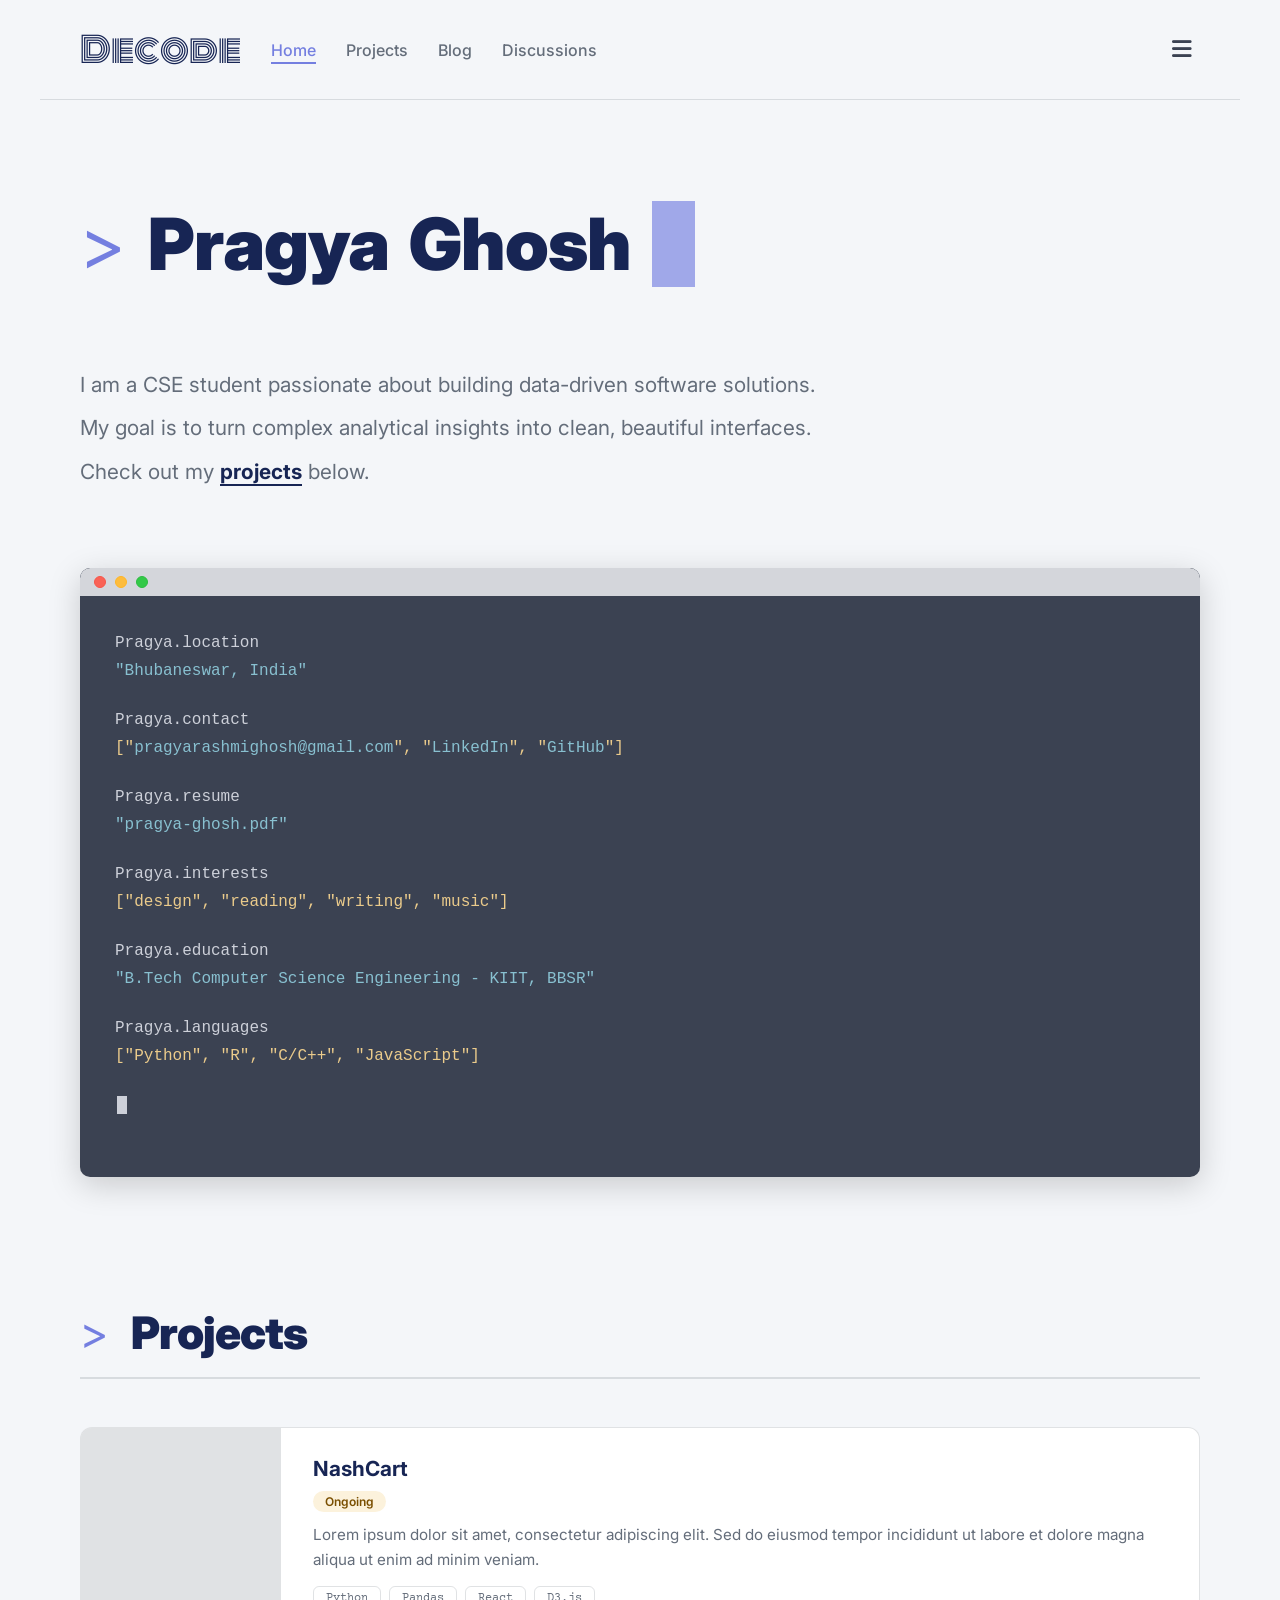
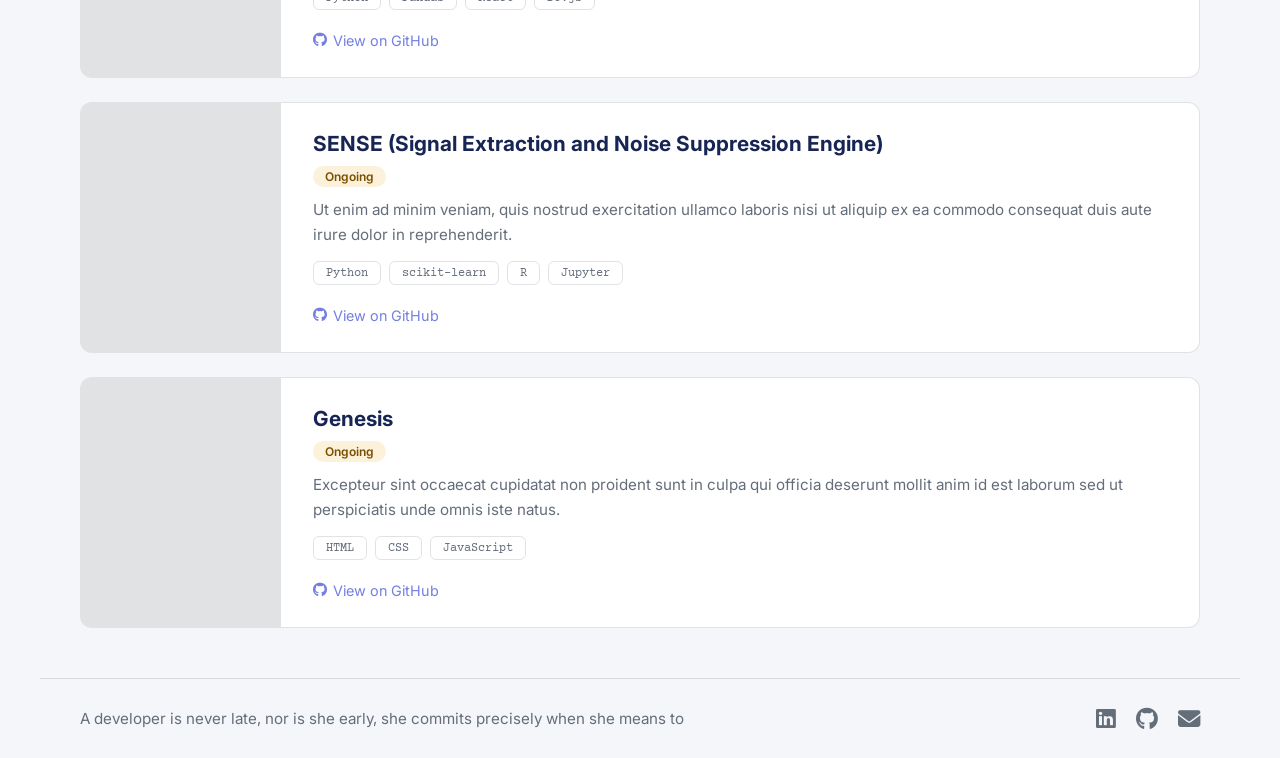
<file: developer.html>
<!DOCTYPE html>
<html lang="en">
<head>
    <meta charset="UTF-8">
    <meta name="viewport" content="width=device-width, initial-scale=1.0">
    <title>Decode - Developer</title>
    <link rel="stylesheet" href="https://cdnjs.cloudflare.com/ajax/libs/font-awesome/6.4.0/css/all.min.css">
    <link href="https://fonts.googleapis.com/css2?family=Raleway:wght@300;400&display=swap" rel="stylesheet">
    <link rel="stylesheet" href="css/global.css">
    <link rel="stylesheet" href="css/developer.css">
</head>
<body>

    <!-- NAVBAR -->
    <nav class="navbar">
        <a class="logo" href="index.html">Decode</a>
        <ul class="nav-links">
            <li><a href="#home">Home</a></li>
            <li><a href="#projects">Projects</a></li>
            <li><a href="#blog">Blog</a></li>
            <li><a href="#discussions">Discussions</a></li>
        </ul>
        <button class="menu-btn" id="menu-btn" title="Open Directory">
            <i class="fa-solid fa-bars"></i>
        </button>
    </nav>

    <!-- SIDEBAR OVERLAY -->
    <div class="sidebar-overlay" id="sidebar-overlay"></div>

    <!-- SIDEBAR -->
    <div class="sidebar" id="sidebar">
        <div class="sidebar-header">
            <h2>Directory</h2>
            <i class="fa-solid fa-xmark" id="close-btn"></i>
        </div>
        <ul class="sidebar-menu">
            <li>
                <a href="developer.html" class="main-link">Home</a>
                <ul class="submenu">
                    <li><a href="#projects">Projects</a></li>
                    <li><a href="#blog">Blog</a></li>
                    <li><a href="#discussions">Discussions</a></li>
                </ul>
            </li>
            <li>
                <a href="index.html" class="main-link" target="_blank">Decode</a>
                <ul class="submenu">
                    <li><a href="index.html#about" target="_blank">About</a></li>
                    <li><a href="index.html#skills" target="_blank">Skills</a></li>
                    <li><a href="index.html#resume" target="_blank">Resume</a></li>
                    <li><a href="index.html#contact" target="_blank">Contact</a></li>
                </ul>
            </li>
            <li>
                <a href="creative.html" class="main-link" target="_blank">Creative</a>
                <ul class="submenu">
                    <li><a href="creative.html#gallery" target="_blank">Gallery</a></li>
                    <li><a href="creative.html#blog" target="_blank">Blog</a></li>
                    <li><a href="creative.html#discussions" target="_blank">Discussions</a></li>
                </ul>
            </li>
        </ul>
    </div>

    <!-- HERO -->
    <section class="hero" id="home">
        <div class="content">
            <h1 class="section-title">
                <span class="prompt-arrow">&gt;</span>
                <span class="typewriter">Pragya Ghosh</span><span class="type-cursor"></span>
            </h1>
            <p>I am a CSE student passionate about building data-driven software solutions.</p>
            <p>My goal is to turn complex analytical insights into clean, beautiful interfaces.</p>
            <p>Check out my <a href="#projects">projects</a> below.</p>
        </div>
    </section>

    <!-- TERMINAL -->
    <div class="section">
        <div class="terminal">
            <div class="terminal-chrome">
                <span class="dot dot-red"></span>
                <span class="dot dot-yellow"></span>
                <span class="dot dot-green"></span>
            </div>
            <div class="terminal-body">
                <div class="t-row">
                    <span class="t-prompt">Pragya.location</span>
                    <span class="t-string">"Bhubaneswar, India"</span>
                </div>
                <div class="t-row">
                    <span class="t-prompt">Pragya.contact</span>
                    <span class="t-array">["<a class="t-link" href="mailto:pragyarashmighosh@gmail.com">pragyarashmighosh@gmail.com</a>", "<a class="t-link" href="https://www.linkedin.com/in/pragyaghosh-decode/" target="_blank">LinkedIn</a>", "<a class="t-link" href="https://github.com/Pragya-Ghosh" target="_blank">GitHub</a>"]</span>
                </div>
                <div class="t-row">
                    <span class="t-prompt">Pragya.resume</span>
                    <span class="t-string">"<a class="t-link" href="assets/docs/Pragya_Ghosh_Resume.pdf">pragya-ghosh.pdf</a>"</span>
                </div>
                <div class="t-row">
                    <span class="t-prompt">Pragya.interests</span>
                    <span class="t-array">["design", "reading", "writing", "music"]</span>
                </div>
                <div class="t-row">
                    <span class="t-prompt">Pragya.education</span>
                    <span class="t-string">"B.Tech Computer Science Engineering - KIIT, BBSR"</span>
                </div>
                <div class="t-row">
                    <span class="t-prompt">Pragya.languages</span>
                    <span class="t-array">["Python", "R", "C/C++", "JavaScript"]</span>
                </div>
                <div class="t-row">
                    <span class="t-prompt"><span class="t-cursor"></span></span>
                </div>
            </div>
        </div>
    </div>

    <!-- PROJECTS -->
    <section class="section" id="projects">
        <h2 class="section-title">
            <span class="prompt-arrow">&gt;</span>
            Projects
        </h2>
        
        <div class="projects">

            <div class="project-card">
                <div class="project-img">
                    <!-- replace with <img src="..." alt="..."> -->
                </div>
                <div class="project-body">
                    <h3 class="project-name">NashCart</h3>
                    <div class="project-meta">
                        <span class="badge badge--wip">Ongoing</span>
                    </div>
                    <p class="project-desc">Lorem ipsum dolor sit amet, consectetur adipiscing elit. Sed do eiusmod tempor incididunt ut labore et dolore magna aliqua ut enim ad minim veniam.</p>
                    <div class="project-tags">
                        <span class="tag">Python</span>
                        <span class="tag">Pandas</span>
                        <span class="tag">React</span>
                        <span class="tag">D3.js</span>
                    </div>
                    <a href="#" class="gh-link" target="_blank">
                        <i class="fa-brands fa-github"></i> View on GitHub
                    </a>
                </div>
            </div>

            <div class="project-card">
                <div class="project-img">
                </div>
                <div class="project-body">
                    <h3 class="project-name">SENSE (Signal Extraction and Noise Suppression Engine)</h3>
                    <div class="project-meta">
                        <span class="badge badge--wip">Ongoing</span>
                    </div>
                    <p class="project-desc">Ut enim ad minim veniam, quis nostrud exercitation ullamco laboris nisi ut aliquip ex ea commodo consequat duis aute irure dolor in reprehenderit.</p>
                    <div class="project-tags">
                        <span class="tag">Python</span>
                        <span class="tag">scikit-learn</span>
                        <span class="tag">R</span>
                        <span class="tag">Jupyter</span>
                    </div>
                    <a href="#" class="gh-link" target="_blank">
                        <i class="fa-brands fa-github"></i> View on GitHub
                    </a>
                </div>
            </div>

            <div class="project-card">
                <div class="project-img">
                </div>
                <div class="project-body">
                    <h3 class="project-name">Genesis</h3>
                    <div class="project-meta">
                        <span class="badge badge--wip">Ongoing</span>
                    </div>
                    <p class="project-desc">Excepteur sint occaecat cupidatat non proident sunt in culpa qui officia deserunt mollit anim id est laborum sed ut perspiciatis unde omnis iste natus.</p>
                    <div class="project-tags">
                        <span class="tag">HTML</span>
                        <span class="tag">CSS</span>
                        <span class="tag">JavaScript</span>
                    </div>
                    <a href="#" class="gh-link" target="_blank">
                        <i class="fa-brands fa-github"></i> View on GitHub
                    </a>
                </div>
            </div>

        </div>
    </section>

    <!-- FOOTER -->
    <footer class="site-footer">
        <p class="footer-quote">A developer is never late, nor is she early, she commits precisely when she means to</p>
        <div class="footer-icons">
            <a href="https://www.linkedin.com/in/pragyaghosh-decode/" target="_blank"><i class="fa-brands fa-linkedin"></i></a>
            <a href="https://github.com/Pragya-Ghosh" target="_blank"><i class="fa-brands fa-github"></i></a>
            <a href="mailto:pragyarashmighosh@gmail.com"><i class="fa-solid fa-envelope"></i></a>
        </div>
    </footer>

    <script src="js/script.js"></script>

</body>
</html>
</file>
<file: css/global.css>
/* Import Fonts */
@import url('https://fonts.googleapis.com/css2?family=Inter:wght@400;500;700;800;900&display=swap');
@import url('https://fonts.googleapis.com/css2?family=Monoton&display=swap');
@import url('https://fonts.googleapis.com/css2?family=Courier+Prime:wght@400;700&display=swap');

/* CSS Reset */
* {
    margin: 0;
    padding: 0;
    box-sizing: border-box;
}

html, body {
    width: 100%;
    min-height: 100vh;
    background-color: #02060c;
    font-family: 'Inter', sans-serif;
    scroll-behavior: smooth;
    scroll-padding-top: 80px;
    position: relative;
    display: flex;
    flex-direction: column;
}

html {
    overflow-x: clip;
}

body {
    overflow-x: hidden;
}

:root {
    --global-nav-bg: #071320;
    --global-nav-text: #ffffff;
    --pers-accent: #e6a817;
    --void-bg: #02060c;
}

/* STARFIELD BACKGROUND */
.starfield {
    position: absolute;
    top: 0;
    left: 0;
    right: 0;
    bottom: 0;
    width: 100%;
    pointer-events: none;
    background-color: var(--void-bg);
    background-attachment: fixed;
    overflow: hidden;
}

.starfield::after {
    content: "";
    position: absolute;
    top: 0;
    left: 0;
    width: 100%;
    height: 100%;
    background: linear-gradient(
        to bottom,
        rgba(2, 6, 12, 0) 0%,
        rgba(2, 6, 12, 0) 15%,
        rgba(2, 6, 12, 0.55) 40%,
        rgba(2, 6, 12, 0.55) 100%
    );
}

/* GLOBAL NAVBAR */
.navbar {
    display: flex;
    justify-content: flex-start;
    gap: 30px;
    align-items: center;
    background-color: var(--global-nav-bg);
    padding: 0 40px;
    height: 80px;
    position: fixed;
    top: 0;
    width: 100%;
    z-index: 1000;
    box-shadow: 0 4px 20px rgba(0, 0, 0, 0.5);
}

.navbar .logo {
    font-family: 'Monoton', sans-serif;
    color: var(--global-nav-text);
    text-decoration: none;
    font-size: 2.2rem;
    font-weight: normal;
}

.nav-links {
    display: flex;
    list-style: none;
    gap: 30px;
    margin: 0;
    padding: 0;
}

.nav-links a {
    color: #a0a0a0;
    text-decoration: none;
    font-size: 1rem;
    font-weight: 500;
    transition: color 0.3s ease;
}

.nav-links a:hover {
    color: var(--pers-accent);
}

.nav-links a.active {
    color: var(--pers-accent);
    border-bottom: 2px solid var(--pers-accent);
    padding-bottom: 2px;
}

.menu-btn {
    margin-left: auto;
    background: none;
    border: none;
    color: #ffffff;
    font-size: 1.4rem;
    cursor: pointer;
    padding: 8px;
    transition: transform 0.3s ease, color 0.3s ease;
}

.menu-btn:hover {
    color: var(--pers-accent);
}

/* SIDEBAR & OVERLAY */
.sidebar-overlay {
    position: fixed;
    top: 0;
    left: 0;
    width: 100%;
    height: 100%;
    background: rgba(0, 0, 0, 0.7);
    z-index: 1500;
    opacity: 0;
    visibility: hidden;
    transition: all 0.3s ease;
    backdrop-filter: blur(3px); 
}

.sidebar-overlay.active {
    opacity: 1;
    visibility: visible;
}

.sidebar {
    position: fixed;
    top: 0;           
    right: -550px;
    width: 480px;
    height: 100vh;   
    background-color: var(--pers-accent); 
    z-index: 2000;
    padding: 60px 50px;
    box-shadow: -10px 0 30px rgba(0, 0, 0, 0.8);
    transition: right 0.4s cubic-bezier(0.77, 0, 0.175, 1); 
    display: flex;
    flex-direction: column;
    gap: 40px;
    overflow-y: auto;  
}

.sidebar.active {
    right: 0; /* Slides into view */
}

.sidebar-header {
    display: flex;
    justify-content: space-between;
    align-items: center;
    border-bottom: 4px solid #000; 
    padding-bottom: 15px;
}

.sidebar-header h2 {
    font-family: 'Courier Prime', monospace;
    color: #000;
    font-size: 1.5rem;
    font-weight: 700;
    text-transform: uppercase;
    letter-spacing: 2px;
}

#close-btn {
    font-size: 2rem;
    color: #000;
    cursor: pointer;
    transition: transform 0.2s ease;
}

#close-btn:hover {
    transform: scale(1.2);
}

.sidebar-menu {
    list-style: none;
    display: flex;
    flex-direction: column;
    gap: 30px;
}

.main-link {
    font-size: 1.8rem;
    font-weight: 900;
    color: #000;
    text-decoration: none;
    display: block;
    margin-bottom: 15px;
    text-transform: uppercase;
    letter-spacing: -1px;
    transition: color 0.3s ease;
}

.main-link:hover {
    color: #ffffff;
}

.submenu {
    list-style: none;
    display: flex;
    flex-direction: column;
    gap: 12px;
    padding-bottom: 20px;
    padding-left: 20px;
    border-left: 3px solid rgba(0, 0, 0, 0.2);
}

.submenu a {
    color: #222;
    text-decoration: none;
    font-size: 1.1rem;
    font-weight: 700;
    transition: color 0.3s ease, padding-left 0.3s ease;
}

.submenu a:hover {
    color: #ffffff;
    padding-left: 5px; 
}

/* HERO SECTION */
.hero-section {
    height: 100vh;
    display: flex;
    justify-content: center;
    align-items: center;
    position: relative;
    overflow: hidden;
    margin-top: 0;
}

.hero-content {
    display: flex;
    flex-direction: column;
    align-items: center;
    gap: 50px;
    z-index: 10;
}

.hero-title {
    font-size: 5rem;
    font-weight: 900;
    color: #ffffff;
    letter-spacing: -3px;
    text-align: center;
    text-shadow: 0 0 20px rgba(255, 255, 255, 0.2);
    padding: 0 20px;
    margin-bottom: 0;
}

.hero-subtitle {
    font-family: 'Courier Prime', monospace;
    font-size: 2rem;
    display: flex;
    align-items: center;
    gap: 4px;
    z-index: 10;
    color: #a0a0a0;
}

.hero-subtitle .bracket { 
    color: #a0a0a0; 
}

.hero-subtitle .divider {
    color: #444;
    margin: 0 8px;
}

.hero-subtitle a {
    color: var(--pers-accent);
    text-decoration: none;
    font-weight: 700;
    border-bottom: 1px solid transparent;
    transition: color 0.3s ease, border-bottom-color 0.3s ease;
}

.hero-subtitle a:hover {
    color: #ffffff;
    border-bottom-color: var(--pers-accent);
}

.hero-hint {
    font-family: 'Courier Prime', monospace;
    font-size: 1rem;
    color: #777;
    letter-spacing: 2px;
    text-transform: lowercase;
    margin-top: 8px;
}

/* SPARKLE STARS */
.star {
    position: absolute;
    background-color: #ffffff;
    border-radius: 50%;
    animation: twinkle linear infinite;
}

@keyframes twinkle {
    0% { opacity: 0.1; transform: scale(0.5); }
    50% { opacity: 1; transform: scale(1.2); box-shadow: 0 0 10px #fff, 0 0 20px var(--pers-accent); }
    100% { opacity: 0.1; transform: scale(0.5); }
}

/* PORTFOLIO SECTIONS */
.portfolio-content {
    position: relative;
    z-index: 100;
}

.portfolio-section {
    padding: 80px 60px;
}

/* SECTION HEADER TAB */
.section-header {
    display: flex;
    align-items: center;
    width: fit-content;
    gap: 12px;
    background-color: var(--global-nav-bg); 
    border: 1px solid rgba(255,255,255,0.1); 
    border-radius: 6px;
    padding: 12px 24px;
    margin: 0 0 36px 0;
    box-shadow: 5px 5px 0px rgba(0,0,0,0.3); 
}

.section-header i {
    color: var(--pers-accent);
    font-size: 1.3rem;
}

.section-header span {
    font-family: 'Courier Prime', monospace;
    font-size: 1.4rem;
    font-weight: 700;
    color: #ffffff;
    text-transform: uppercase;
    letter-spacing: 2px;
}

/* SECTION PANEL */
.section-panel {
    border: 1px solid rgba(230, 168, 23, 0.35);
    border-radius: 12px;
    background-color: rgba(255, 255, 255, 0.03);
    padding: 40px 50px 50px;
    max-width: 1200px;
    margin: 0 auto;
}

/* SECTION INNER */
.section-inner p {
    font-size: 1.1rem;
    line-height: 1.9;
    max-width: 750px;
    color: #d1d5db;
    margin-bottom: 16px;
}

/* ABOUT LAYOUT & PHOTO FRAME */
.about-layout {
    display: flex;
    align-items: center; 
    justify-content: flex-start; 
    gap: 100px; 
    width: 100%; 
}

.about-text {
    flex: 1; 
}

.about-text p {
    max-width: none; 
}

.about-photo-frame {
    flex-shrink: 0; 
    width: 520px; 
    height: 360px; 
    border: 8px solid var(--pers-accent); 
    border-radius: 8px; 
    overflow: hidden; 
    background-color: rgba(255,255,255,0.06); 
}

.about-photo-frame img {
    width: 100%;
    height: 100%;
    object-fit: cover; 
    display: block;
    transition: transform 0.4s ease;
}

/* SKILL CARDS GRID */
.skills-grid {
    display: grid;
    grid-template-columns: repeat(6, minmax(0, 1fr)); /* Forces 6 columns in one row */
    gap: 20px; 
    margin: 60px auto; 
    max-width: 1100px; 
    padding: 0 20px; 
}

.skills-grid.soft {
    margin-top: 60px;
    margin-bottom: 0;
}

.skill-card {
    background-color: rgba(255,255,255,0.06);
    border: 1px solid rgba(255,255,255,0.1);
    border-radius: 8px; 
    aspect-ratio: 1 / 1; 
    display: flex;
    flex-direction: column;
    justify-content: center; 
    align-items: center;
    gap: 16px;
    padding: 10px; 
    transition: background-color 0.3s ease, border-color 0.3s ease, transform 0.2s ease;
    cursor: default;
}

.skill-card span {
    font-size: clamp(0.8rem, 2vw, 1rem);
    font-weight: 700; 
    color: #ffffff; 
    text-align: center;
    line-height: 1.2;
    word-break: break-word;
}

.skill-card i {
    font-size: clamp(2.5rem, 6vw, 4rem); 
    color: var(--pers-accent);
}

/* RESUME BUTTON */
.resume-btn {
    display: inline-block;
    background-color: var(--pers-accent);
    color: #000;
    text-decoration: none;
    padding: 15px 36px;
    font-weight: bold;
    border-radius: 6px;
    margin-top: 28px;
    font-family: 'Courier Prime', monospace;
    font-size: 1rem;
    transition: background-color 0.3s ease, transform 0.2s ease;
}

.resume-btn:hover {
    background-color: #ffffff;
}

/* CONTACT LAYOUT */
.contact-layout {
    display: grid;
    grid-template-columns: 1fr 2fr;
    gap: 60px;
    align-items: center;
}
 
.contact-left {
    display: flex;
    flex-direction: column;
    gap: 0;
    padding-left: 20px;
}

.contact-big {
    font-size: clamp(2.5rem, 4vw, 4.5rem);
    font-weight: 900;
    color: #ffffff;
    line-height: 1.05;
    letter-spacing: -2px;
}

.contact-big--accent {
    color: var(--pers-accent);
    margin-top: 16px;
    padding-left: 0;
}
 
/* CONTACT FORM */
.contact-form {
    display: flex;
    flex-direction: column;
    gap: 20px;
}
 
.form-group {
    display: flex;
    flex-direction: column;
    gap: 6px;
}
 
.form-group label {
    font-family: 'Courier Prime', monospace;
    font-size: 0.85rem;
    color: #a0a0a0;
    letter-spacing: 1px;
    text-transform: uppercase;
}
 
.form-group input,
.form-group textarea {
    background-color: rgba(255,255,255,0.05);
    border: 1px solid rgba(255,255,255,0.15);
    border-radius: 6px;
    padding: 12px 16px;
    color: #ffffff;
    font-family: 'Inter', sans-serif;
    font-size: 1rem;
    outline: none;
    transition: border-color 0.3s ease, background-color 0.3s ease;
    resize: none;
}
 
.form-group input::placeholder,
.form-group textarea::placeholder {
    color: #777;
}
 
.form-group input:focus,
.form-group textarea:focus {
    border-color: var(--pers-accent);
    background-color: rgba(230, 168, 23, 0.05);
}
 
.contact-form .contact-btn {
    align-self: flex-end;
    margin-top: 0;
    padding: 12px 40px;
    cursor: pointer;
    border: none;
    font-size: 1rem;
    background-color: var(--pers-accent);
    color: #000;
    font-weight: bold;
    border-radius: 6px;
    font-family: 'Courier Prime', monospace;
    transition: background-color 0.3s ease, transform 0.2s ease;
    display: inline-block;
    text-decoration: none;
}

.contact-form .contact-btn:hover {
    background-color: #ffffff;
}

/* FOOTER */
.site-footer {
    background-color: var(--global-nav-bg);
    display: flex;
    justify-content: space-between;
    align-items: center;
    padding: 0 40px;
    height: 80px;
    z-index: 200;
    position: relative;
    box-shadow: 0 -4px 20px rgba(0, 0, 0, 0.5);
    margin-top: auto;
}

.footer-copyright {
    font-family: 'Courier Prime', monospace;
    font-size: 1rem;
    color: #a0a0a0;
    max-width: 60%;
}

.footer-copyright:hover {
    color: var(--pers-accent);
}

.footer-icons {
    display: flex;
    gap: 20px;
    align-items: center;
}

.footer-icons a {
    color: #ffffff;
    font-size: 1.4rem;
    text-decoration: none;
    transition: transform 0.3s ease, color 0.3s ease;
}

.footer-icons a:hover {
    color: var(--pers-accent);
    transform: translateY(-3px);
}

/* MOBILE */
@media (max-width: 850px) {
    .navbar {
        height: auto;
        padding: 15px 24px;
        flex-direction: row; /* Keeps logo and button on the same line */
        flex-wrap: wrap; 
        justify-content: space-between; 
        gap: 15px 0; 
    }

    .menu-btn { 
        margin-left: 0; 
        order: 2;
    }

    .nav-links {
        width: 100%; /* Forces the links to drop down */
        order: 3; 
        justify-content: left; 
        flex-wrap: wrap; 
        gap: 15px; 
    }

    .sidebar {
        width: 320px;
        height: 100vh;    
        padding: 40px 30px;
    }


    html { 
        scroll-padding-top: 160px; 
    }

    .hero-section {
        padding-top: 140px; 
        min-height: 100vh; 
    }

    .hero-content {
        gap: 16px; 
    }

    .hero-title {
        font-size: clamp(2.5rem, 8vw, 3.5rem); 
        letter-spacing: -2px;
        line-height: 1.1; /* Keeps it tightly packed if it drops to two lines */
    }

    .hero-subtitle { 
        font-size: clamp(1rem, 4.5vw, 1.4rem); 
        flex-wrap: wrap; 
        justify-content: center;
    }

    .portfolio-section {
        padding: 50px 24px;
    }

    .section-panel {
        padding: 24px;
    }

    .about-layout {
        flex-direction: column-reverse; 
        gap: 40px;
        text-align: center; 
    }
    
    .about-photo-frame {
        width: 250px; 
        height: 250px;
    }

    .skills-grid {
        grid-template-columns: repeat(3, minmax(0, 1fr)); /* 3 columns for tablet */
        gap: 16px;
        margin-top: 30px;
        padding: 0 20px;
    }
    
    .skills-grid.soft {
        margin-top: 30px;
        margin-bottom: 0;
    }

    .contact-layout {
        display: flex; 
        flex-direction: column; 
        gap: 40px;
    }
    
    .contact-left {
        padding-left: 0;
        text-align: center; 
    }

    .contact-big {
        font-size: 2.8rem;
    }

    .contact-big--accent {
        padding-left: 0; 
        margin-top: 10px;
    }

    .site-footer {
        flex-direction: column;
        height: auto;
        padding: 20px;
        gap: 12px;
        text-align: center;
    }
    .footer-quote { 
        max-width: 100%; 
    }
}

@media (max-width: 480px) {
    .skills-grid {
        grid-template-columns: repeat(2, minmax(0, 1fr)); /* 2 columns for phones */
    }
}
</file>
<file: css/developer.css>
/* =========================================
   CSS VARIABLES
========================================= */
:root {
    --bg-color: #f4f6f9;         
    --text-main: #646d7a;        
    --accent-dark: #172554;      
    --accent-light: #747fe0;     
    --border-color: rgba(100, 109, 122, 0.2); 
    --term-bg: #3b4252;
    --term-text: #cdd0d9;
    --term-string: #88c0d0;
    --term-array: #ebcb8b;
}

/* =========================================
   GLOBAL
========================================= */
body {
    background-color: var(--bg-color);
}

.starfield {
    display: none;
}

/* =========================================
   NAVBAR
========================================= */
.navbar {
    background-color: var(--bg-color); 
    box-shadow: none !important;
    border-bottom: 1px solid var(--border-color) !important;
    width: 100%;
    max-width: 1200px;
    margin: 0 auto; 
    padding-left: clamp(20px, 4vw, 40px);
    padding-right: clamp(20px, 4vw, 40px);
    box-sizing: border-box;
    display: flex;
    align-items: center;
    justify-content: space-between;
    height: 100px; 
    position: fixed; 
    top: 0; 
    left: 0;
    right: 0;
    z-index: 100; 
}

.navbar .logo {
    color: var(--accent-dark);
}

.navbar a {
    color: var(--text-main); 
    font-family: 'Inter', sans-serif;
    font-size: 1rem;
    font-weight: 500;
    text-decoration: none;
    transition: color 0.2s ease;
}

.navbar a:hover {
    color: var(--accent-dark); 
}

.navbar .nav-links a.active {
    color: var(--accent-light); 
    border-bottom: 2px solid var(--accent-light);
}

.menu-btn {
    color: var(--term-bg);
}

.menu-btn:hover {
    color: var(--accent-light);
}


/* =========================================
   SIDEBAR
========================================= */
.sidebar {
    background: var(--accent-dark);
}

.sidebar-header {
    border-bottom: 4px solid var(--bg-color); 
}

.submenu {
    border-left: 3px solid color-mix(in srgb, var(--bg-color), transparent 70%);
}

.sidebar-header h2, #close-btn, .main-link {
    color: var(--bg-color);
}

.submenu a {
    color: var(--bg-color);
    opacity: 0.7;
}

.main-link:hover, .submenu a:hover {
    color: var(--accent-light);
}

/* =========================================
   SHARED SECTION LAYOUT
========================================= */
.section {
    width: 100%;
    max-width: 1200px;
    margin: 80px auto 0;
    padding-left: clamp(20px, 4vw, 40px);
    padding-right: clamp(20px, 4vw, 40px);
    box-sizing: border-box;
}

.section:last-of-type {
    margin-bottom: 50px;
}

/* =========================================
   HERO
========================================= */
.hero {
    width: 100%;
    max-width: 1200px;
    margin: 140px auto 0;
    padding-left: clamp(20px, 4vw, 40px);
    padding-right: clamp(20px, 4vw, 40px);
    display: flex;
    flex-direction: column;
    align-items: flex-start;
}

.hero .content {
    display: flex;
    flex-direction: column;
    align-items: flex-start;
    text-align: left;
    gap: 0;
    width: 100%;
}

/* =========================================
   SECTION TITLE
========================================= */
.section-title {
    color: var(--accent-dark); 
    font-family: 'Inter', sans-serif; 
    font-weight: 900; 
    text-align: left;
    padding: 0;
    text-shadow: none;
    display: flex;
    align-items: center;
    letter-spacing: -1px; 
    word-spacing: 8px;
}

.hero .section-title {
    font-size: clamp(3rem, 6vw, 4.5rem);
    line-height: 1.5;
    margin: 50px 0 70px 0; 
}

.section .section-title {
    font-size: clamp(1.8rem, 3.5vw, 2.8rem);
    line-height: 1.2;
    margin: 0 0 48px 0;
    padding-bottom: 16px;
    border-bottom: 2px solid var(--border-color);
}

/* =========================================
   PROMPT ARROW
========================================= */
.prompt-arrow {
    margin-right: 24px;
    flex-shrink: 0;
    color: var(--accent-light);
    font-weight: 400;
}

/* =========================================
   TYPEWRITER
========================================= */
.typewriter {
    display: inline-block;
    overflow: hidden;
    white-space: nowrap;
    width: 0;
    animation: typing 0.8s steps(12, end) forwards;
    animation-delay: 0.5s;
}

@keyframes typing {
    from { width: 0; }
    to   { width: 7em; } 
}

/* =========================================
   CURSOR
========================================= */
.type-cursor {
    display: inline-block;
    width: 0.6em;
    height: 1.2em;
    background-color: rgba(116, 127, 224, 0.65);
    vertical-align: -0.15em;
    flex-shrink: 0;
    margin-left: 0;
    animation: caret 1s steps(1) infinite;
}

@keyframes caret {
    50% { background-color: transparent; }
}

/* =========================================
   INTRO PARAGRAPHS
========================================= */
.hero p {
    color: var(--text-main);
    font-size: 1.3rem;
    line-height: 1.6;
    font-weight: 400;
    margin: 0 0 10px 0; 
}

.hero p:last-of-type {
    margin-bottom: 0;
}

.hero p a {
    color: var(--accent-dark);
    font-weight: 700;
    text-decoration: none;
    border-bottom: 2px solid currentColor;
}

.hero p a:hover {
    opacity: 0.7;
}

/* =========================================
   TERMINAL
========================================= */
.terminal {
    background: var(--term-bg);
    border-radius: 10px;
    overflow: hidden;
    box-shadow: 0 8px 32px rgba(0,0,0,0.18);
    font-family: Monaco, Consolas, 'Lucida Console', monospace;
    width: 100%;
}

.terminal-chrome {
    background: #d4d6db;
    border-radius: 10px 10px 0 0;
    padding: 0 14px;
    height: 28px;
    display: flex;
    align-items: center;
}

.dot {
    width: 12px;
    height: 12px;
    border-radius: 50%;
    margin-left: 9px;
}

.dot:first-child { margin-left: 0; }
.dot-red    { background-color: #f96256; border: 1px solid #f65549; }
.dot-yellow { background-color: #fdbc3d; border: 1px solid #ffb524; }
.dot-green  { background-color: #33c948; border: 1px solid #2dbb41; }

.terminal-body {
    color: var(--term-text);
    font-size: 1rem;
    line-height: 24px;
}

.t-row {
    line-height: 24px;
    margin: 0 35px 25px;
}

.t-row:first-child { margin-top: 35px; }
.t-row:last-child  { margin-bottom: 60px; }

.t-prompt {
    color: var(--term-text);
    display: block;
    margin-bottom: 4px;
}

.t-string {
    color: var(--term-string);
    display: block;
}

.t-array {
    color: var(--term-array);
    display: block;
}

.t-link {
    color: var(--term-string);
    text-decoration: none;
}

.t-link:hover { text-decoration: underline; }

.t-cursor {
    display: inline-block;
    width: 0.6em;
    height: 1.1em;
    background: var(--term-text);
    vertical-align: text-bottom;
    margin-left: 2px;
    animation: caret 1s steps(1) infinite;
}


/* =========================================
   PROJECT CARDS
========================================= */
.projects {
    display: flex;
    flex-direction: column;
    gap: 24px;
}

.project-card {
    display: flex;
    border: 1px solid var(--border-color);
    border-radius: 12px;
    overflow: hidden;
    background: #ffffff;
}

.project-img {
    width: 200px;
    min-width: 200px;
    min-height: 220px;
    background: var(--border-color);
    flex-shrink: 0;
}

.project-img img {
    width: 100%;
    height: 100%;
    object-fit: cover;
    display: block;
}

.project-body {
    padding: 28px 32px;
    display: flex;
    flex-direction: column;
    gap: 10px;
    flex: 1;
}

.project-name {
    font-size: 1.3rem;
    font-weight: 700;
    color: var(--accent-dark);
    margin: 0;
}

.project-meta {
    display: flex;
    align-items: center;
    gap: 10px;
}

.badge {
    font-size: 0.75rem;
    padding: 3px 12px;
    border-radius: 20px;
    font-weight: 600;
}

.badge--done {
    background: rgba(20, 180, 100, 0.12);
    color: #0a6640;
}

.badge--wip {
    background: rgba(230, 168, 23, 0.15);
    color: #7a4f00;
}

.project-desc {
    font-size: 0.95rem;
    color: var(--text-main);
    line-height: 1.65;
    margin: 0;
}

.project-tags {
    display: flex;
    flex-wrap: wrap;
    gap: 8px;
    margin-top: 4px;
}

.tag {
    font-size: 0.78rem;
    padding: 4px 12px;
    border-radius: 6px;
    border: 1px solid var(--border-color);
    color: var(--text-main);
    font-family: 'Courier Prime', monospace;
}

.gh-link {
    margin-top: auto;
    padding-top: 12px;
    font-size: 0.9rem;
    color: var(--accent-light);
    text-decoration: none;
    display: flex;
    align-items: center;
    gap: 6px;
    width: fit-content;
}

.gh-link:hover {
    color: var(--accent-dark);
}



/* =========================================
   FOOTER
========================================= */
.site-footer {
    background-color: var(--bg-color); 
    border-top: 1px solid var(--border-color); 
    box-shadow: none !important; 
    width: 100%;
    max-width: 1200px;
    margin: 0 auto; 
    padding-left: clamp(20px, 4vw, 40px);
    padding-right: clamp(20px, 4vw, 40px);
    box-sizing: border-box;
    display: flex;
    align-items: center;
    justify-content: space-between;
    height: 80px; 
    gap: 20px;
}

.footer-quote {
    color: var(--text-main); 
    font-size: 0.95rem;
    font-weight: 400;
    margin: 0;
}

.footer-quote:hover { color: var(--accent-dark); }

.footer-icons {
    display: flex;
    gap: 20px;
    align-items: center;
}

.footer-icons a {
    color: var(--text-main);
    font-size: 1.4rem;
    text-decoration: none;
    transition: transform 0.3s ease, color 0.3s ease;
}

.footer-icons a:hover {
    color: var(--accent-light); 
    transform: translateY(-3px);
}

/* =========================================
   TABLET
========================================= */
@media (max-width: 1024px) {
    .hero,
    .section {
        padding-left: 40px;
        padding-right: 40px;
    }
}

/* =========================================
   MOBILE
========================================= */
@media (max-width: 850px) {
    .navbar {
        height: auto; 
        min-height: 80px;
        padding-top: 15px;
        padding-bottom: 15px;
        flex-wrap: wrap; 
    }

    .hero {
        margin-top: 140px;
        padding-left: 28px;
        padding-right: 28px;
    }

    .hero .section-title {
        font-size: clamp(2.4rem, 9vw, 3rem);
        margin: 32px 0 44px 0;
        line-height: 1.2;
        word-spacing: 4px;
    }

    .hero p {
        font-size: 1.05rem;
        line-height: 1.65;
        margin: 0 0 8px 0;
    }

    .section {
        margin-top: 10px;
        padding-left: 28px;
        padding-right: 28px;
    }

    .section .section-title {
        font-size: clamp(1.6rem, 6vw, 2rem);
        margin-bottom: 32px;
    }

    .terminal {
        margin-top: 50px;
    }

    .terminal-body { font-size: 0.88rem; }

    .t-row {
        margin-left: 20px;
        margin-right: 20px;
        margin-bottom: 18px;
    }

    .t-row:first-child { margin-top: 24px; }
    .t-row:last-child  { margin-bottom: 32px; }

    .project-card {
        flex-direction: column;
    }

    .project-img {
        width: 100%;
        min-height: 160px;
    }

    .project-body {
        padding: 20px 24px;
    }

    .site-footer {
        flex-direction: column;
        justify-content: center;
        text-align: center;
        height: auto; 
        padding-top: 28px;
        padding-bottom: 28px;
        gap: 16px;
    }
}
</file>
